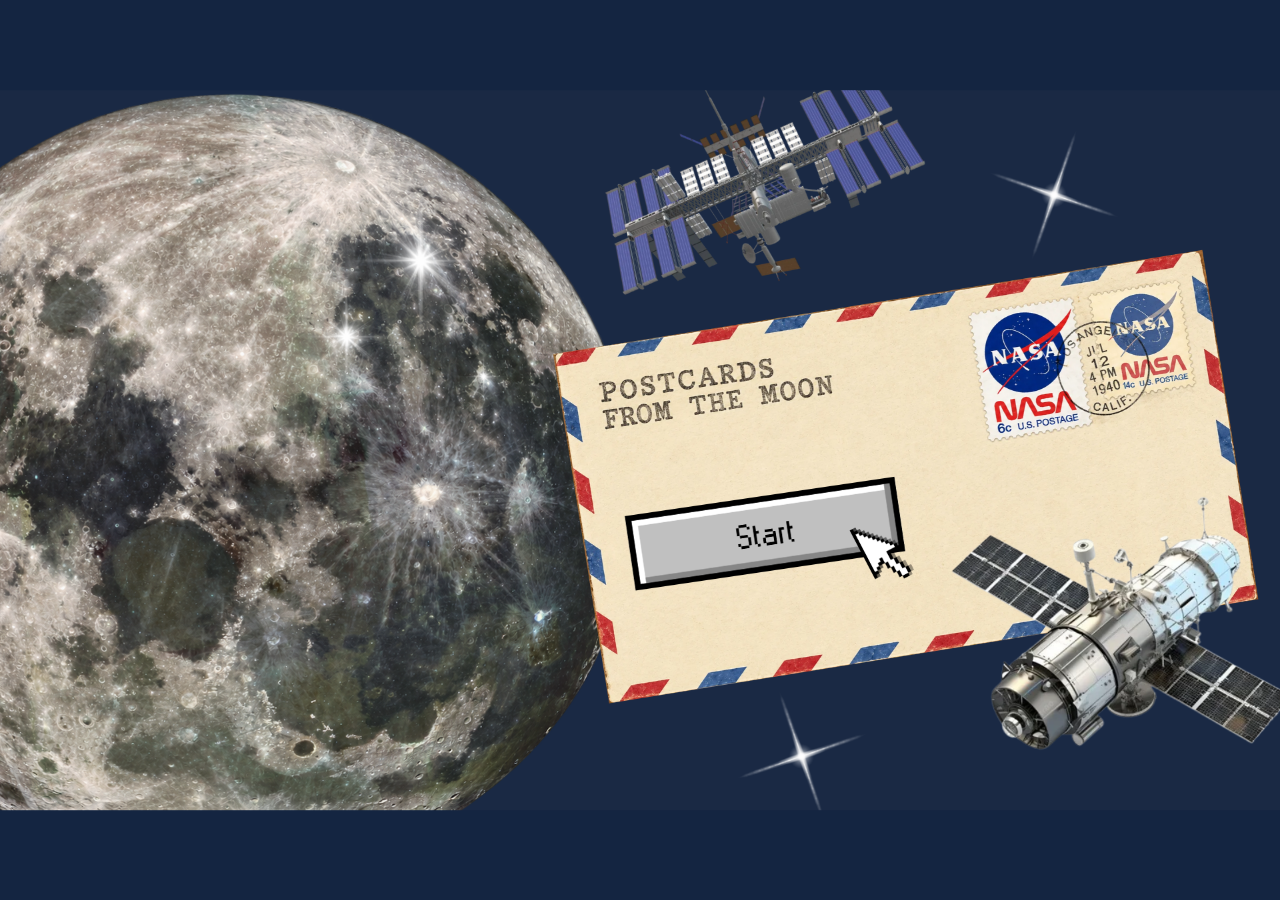
<file: index.html>
<!DOCTYPE html>
<html lang="en">
<head>
    <meta charset="UTF-8">
    <meta name="viewport" content="width=device-width, initial-scale=1.0">
    <title>Postcards from the Moon</title>

    <style>
        * {
            margin: 0;
            padding: 0;
            box-sizing: border-box;
        }

        body {
            background-color: #142541;
            overflow: hidden;
        }

        /* Main background image */
        .landing-page {
            position: absolute;
            width: min(100vw, 177.87vh);
            aspect-ratio: 1270 / 714;
            top: 50%;
            left: 50%;
            transform: translate(-50%, -50%);

            background-image: url("landing.png");
            background-size: 100% 100%;
            background-repeat: no-repeat;
        }

        /* Invisible clickable area over Start */
        .start-hotspot {
            position: absolute;

            left: 49%;
            top: 54%;
            width: 21.5%;
            height: 15.5%;

            display: block;
            cursor: pointer;
        }

        .start-hotspot:focus-visible {
            outline: 3px solid white;
            outline-offset: 4px;
        }
    </style>
</head>

<body>

    <div class="landing-page">

        <a href="second.html"
           class="start-hotspot"
           aria-label="Start exploring">
        </a>

    </div>

</body>
</html>
</file>
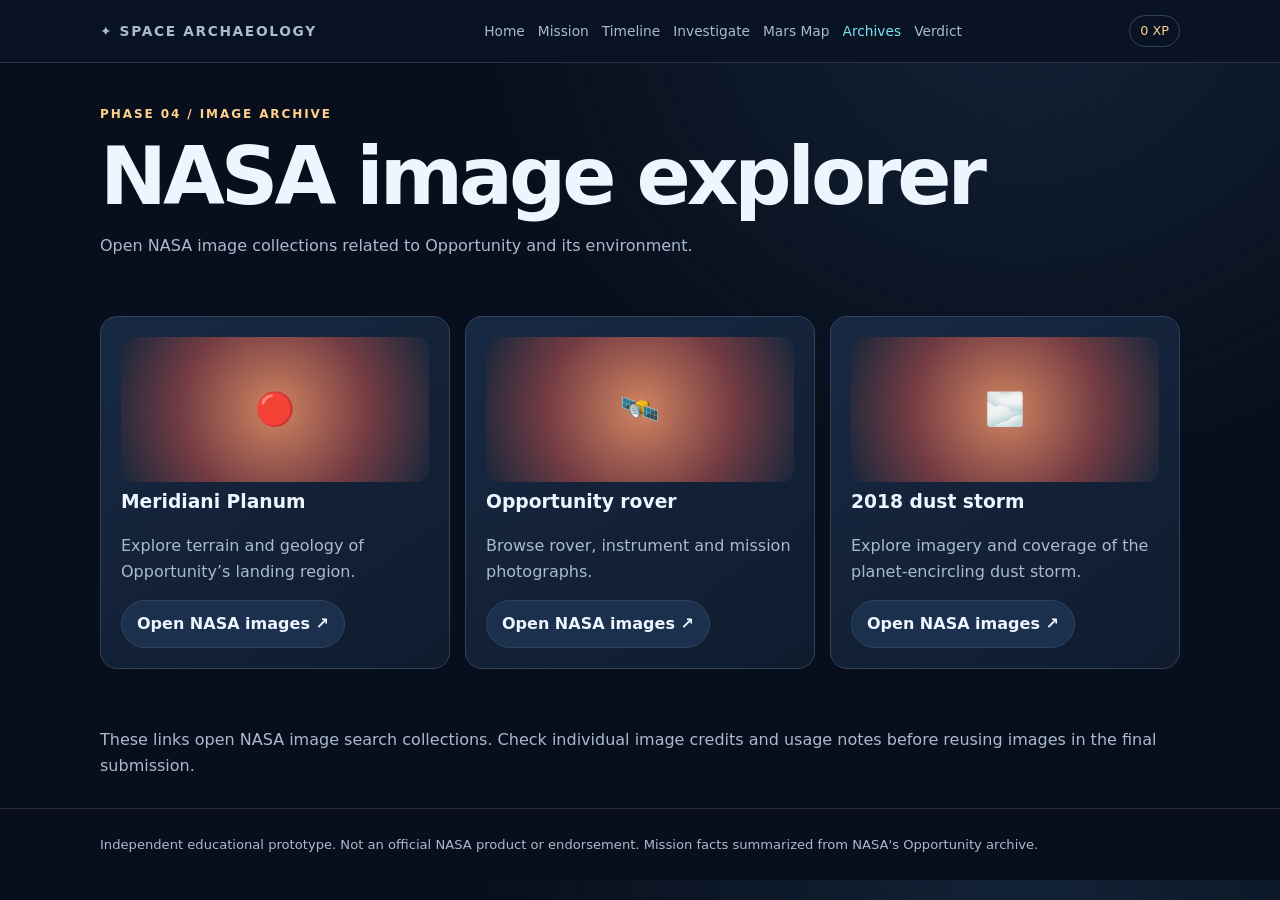
<file: archives.html>
<!doctype html><html lang="en"><head><meta charset="utf-8"><meta name="viewport" content="width=device-width,initial-scale=1"><title>NASA Image Explorer | Space Archaeology</title><link rel="stylesheet" href="style.css"></head><body><header><div class="wrap nav"><a class="brand" href="index.html">✦ SPACE ARCHAEOLOGY</a><nav class="navlinks"><a class="" href="index.html">Home</a><a class="" href="mission.html">Mission</a><a class="" href="timeline.html">Timeline</a><a class="" href="investigation.html">Investigate</a><a class="" href="map.html">Mars Map</a><a class="active" href="archives.html">Archives</a><a class="" href="verdict.html">Verdict</a></nav><span class="xp" id="xp">0 XP</span></div></header><main class="wrap"><section class="pagehead"><div class="eyebrow">PHASE 04 / IMAGE ARCHIVE</div><h1>NASA image explorer</h1><p class="lead">Open NASA image collections related to Opportunity and its environment.</p></section><section class="section gallery"><article class="card"><div class="art">🔴</div><h3>Meridiani Planum</h3><p>Explore terrain and geology of Opportunity’s landing region.</p><a class="btn" target="_blank" rel="noopener" href="https://images.nasa.gov/search?q=Opportunity%20Meridiani%20Planum">Open NASA images ↗</a></article><article class="card"><div class="art">🛰️</div><h3>Opportunity rover</h3><p>Browse rover, instrument and mission photographs.</p><a class="btn" target="_blank" rel="noopener" href="https://images.nasa.gov/search?q=Mars%20Opportunity%20rover">Open NASA images ↗</a></article><article class="card"><div class="art">🌫️</div><h3>2018 dust storm</h3><p>Explore imagery and coverage of the planet-encircling dust storm.</p><a class="btn" target="_blank" rel="noopener" href="https://images.nasa.gov/search?q=Mars%20global%20dust%20storm%202018">Open NASA images ↗</a></article></section><p>These links open NASA image search collections. Check individual image credits and usage notes before reusing images in the final submission.</p></main><footer><div class="wrap">Independent educational prototype. Not an official NASA product or endorsement. Mission facts summarized from NASA's Opportunity archive.</div></footer><script src="main.js"></script></body></html>
</file>
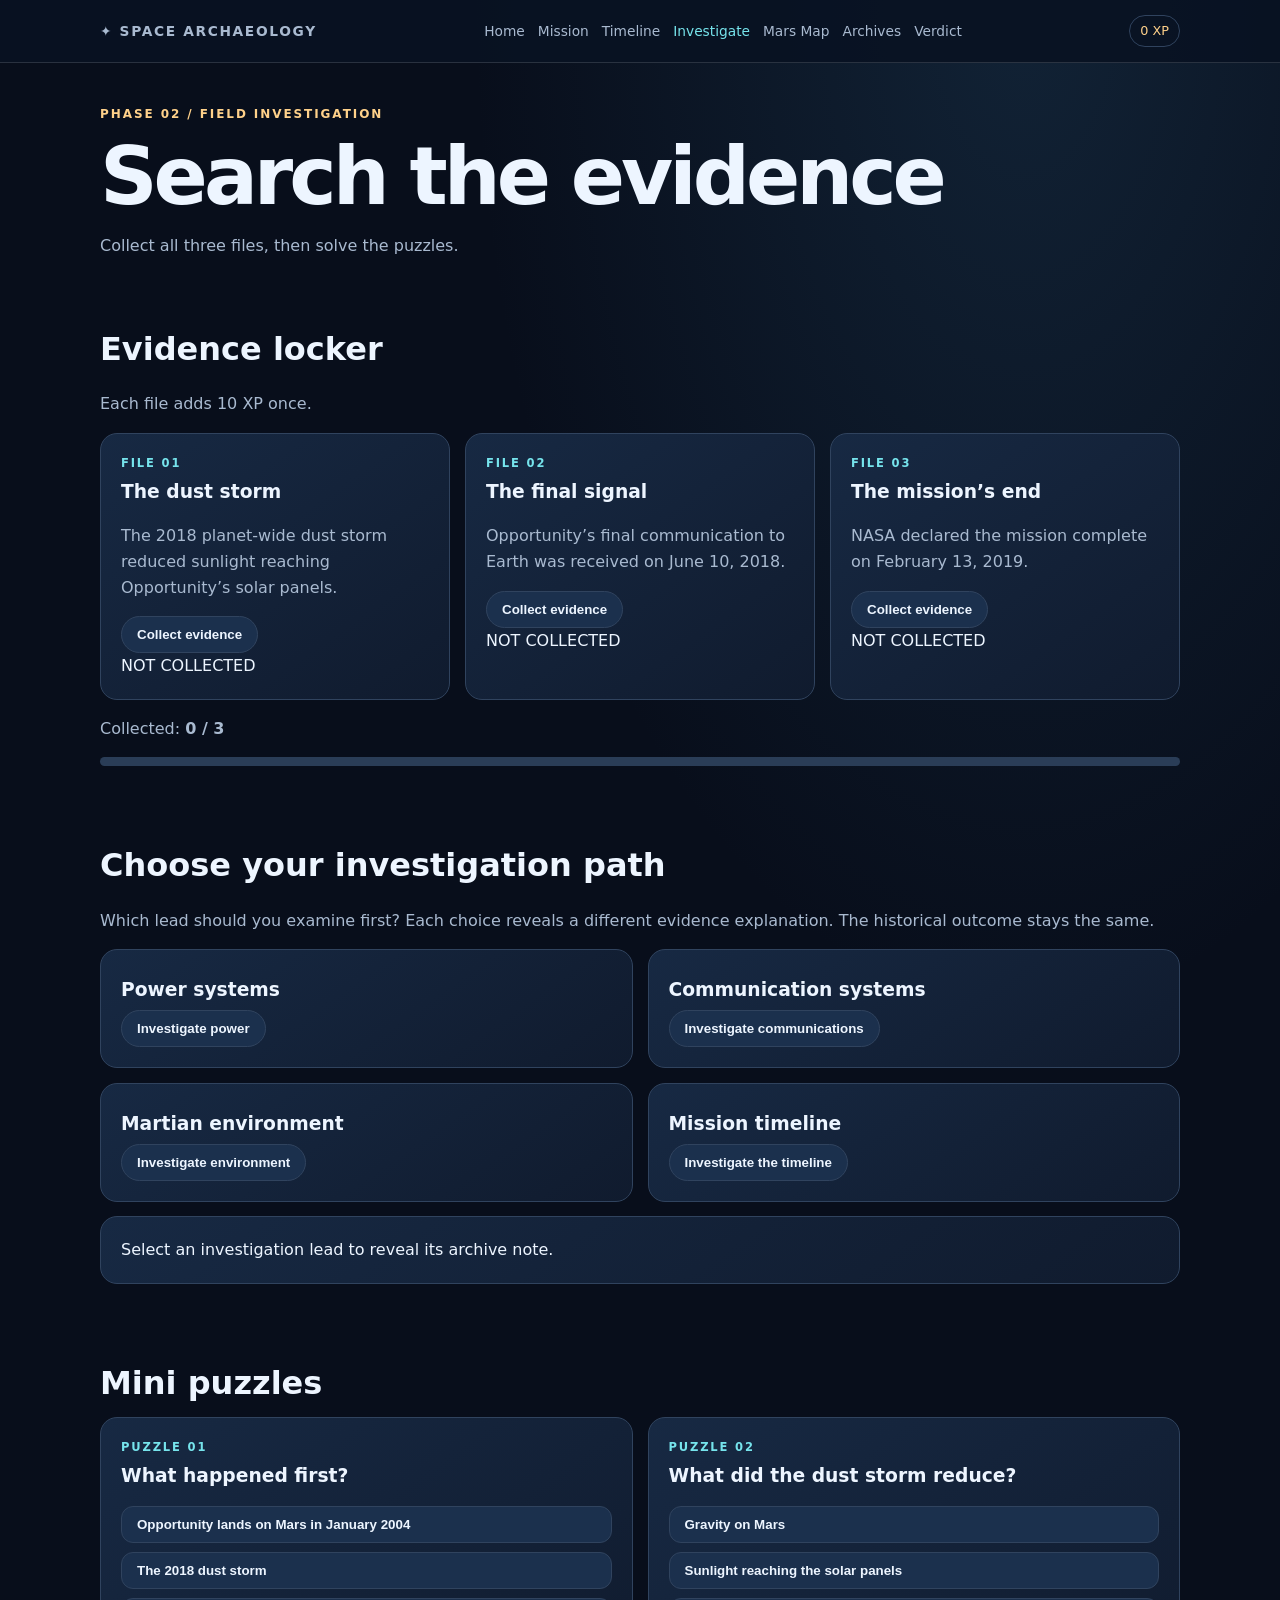
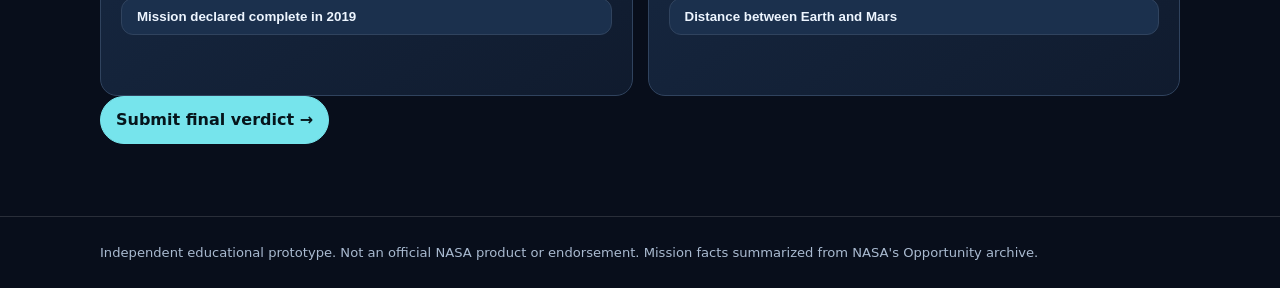
<file: investigation.html>
<!doctype html><html lang="en"><head><meta charset="utf-8"><meta name="viewport" content="width=device-width,initial-scale=1"><title>Investigation Room | Space Archaeology</title><link rel="stylesheet" href="style.css"></head><body><header><div class="wrap nav"><a class="brand" href="index.html">✦ SPACE ARCHAEOLOGY</a><nav class="navlinks"><a class="" href="index.html">Home</a><a class="" href="mission.html">Mission</a><a class="" href="timeline.html">Timeline</a><a class="active" href="investigation.html">Investigate</a><a class="" href="map.html">Mars Map</a><a class="" href="archives.html">Archives</a><a class="" href="verdict.html">Verdict</a></nav><span class="xp" id="xp">0 XP</span></div></header><main class="wrap"><section class="pagehead"><div class="eyebrow">PHASE 02 / FIELD INVESTIGATION</div><h1>Search the evidence</h1><p class="lead">Collect all three files, then solve the puzzles.</p></section><section class="section"><h2>Evidence locker</h2><p>Each file adds 10 XP once.</p><div class="grid"><article class="card" data-file="storm"><div class="kicker">FILE 01</div><h3>The dust storm</h3><p>The 2018 planet-wide dust storm reduced sunlight reaching Opportunity’s solar panels.</p><button onclick="collect('storm')">Collect evidence</button><div class="tag"></div></article><article class="card" data-file="signal"><div class="kicker">FILE 02</div><h3>The final signal</h3><p>Opportunity’s final communication to Earth was received on June 10, 2018.</p><button onclick="collect('signal')">Collect evidence</button><div class="tag"></div></article><article class="card" data-file="ending"><div class="kicker">FILE 03</div><h3>The mission’s end</h3><p>NASA declared the mission complete on February 13, 2019.</p><button onclick="collect('ending')">Collect evidence</button><div class="tag"></div></article></div><p>Collected: <strong id="count">0 / 3</strong></p><div class="bar"><i id="bar"></i></div></section><section class="section"><h2>Choose your investigation path</h2><p>Which lead should you examine first? Each choice reveals a different evidence explanation. The historical outcome stays the same.</p><div class="grid two"><article class="card"><h3>Power systems</h3><button onclick="branch('power')">Investigate power</button></article><article class="card"><h3>Communication systems</h3><button onclick="branch('comms')">Investigate communications</button></article><article class="card"><h3>Martian environment</h3><button onclick="branch('environment')">Investigate environment</button></article><article class="card"><h3>Mission timeline</h3><button onclick="branch('history')">Investigate the timeline</button></article></div><div class="card" id="branch-result" style="margin-top:14px">Select an investigation lead to reveal its archive note.</div></section>
<section class="section"><h2>Mini puzzles</h2><div class="grid two"><article class="card"><div class="kicker">PUZZLE 01</div><h3>What happened first?</h3><div class="answers"><button onclick="quiz(this,true,'p1')">Opportunity lands on Mars in January 2004</button><button onclick="quiz(this,false,'p1')">The 2018 dust storm</button><button onclick="quiz(this,false,'p1')">Mission declared complete in 2019</button></div><div class="feedback"></div></article><article class="card"><div class="kicker">PUZZLE 02</div><h3>What did the dust storm reduce?</h3><div class="answers"><button onclick="quiz(this,false,'p2')">Gravity on Mars</button><button onclick="quiz(this,true,'p2')">Sunlight reaching the solar panels</button><button onclick="quiz(this,false,'p2')">Distance between Earth and Mars</button></div><div class="feedback"></div></article></div><a class="btn primary" href="verdict.html">Submit final verdict →</a></section></main><footer><div class="wrap">Independent educational prototype. Not an official NASA product or endorsement. Mission facts summarized from NASA's Opportunity archive.</div></footer><script src="main.js"></script><script>function branch(k){const d={power:'Opportunity relied on solar panels. Dust settling in the atmosphere reduced the sunlight available to generate electrical power.',comms:'The rover sent its final communication on June 10, 2018. The team continued trying to re-establish contact after that date.',environment:'A planet-encircling dust storm darkened the Martian sky and affected the rover’s ability to receive sunlight.',history:'The rover exceeded its 90-sol planned mission by many years. NASA declared the mission complete in February 2019.'};document.getElementById('branch-result').textContent=d[k];}</script></body></html>
</file>
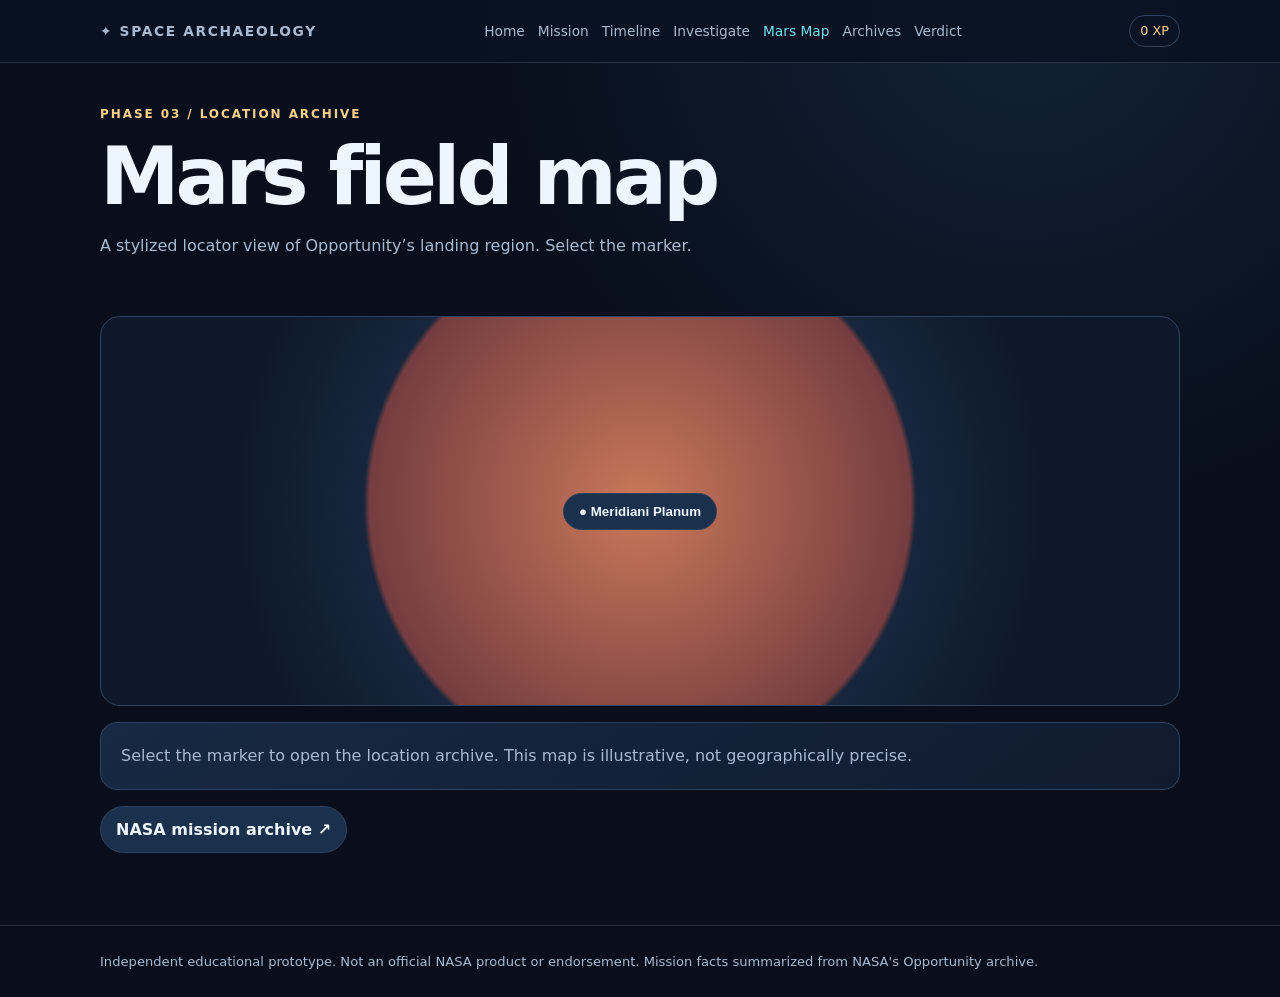
<file: map.html>
<!doctype html><html lang="en"><head><meta charset="utf-8"><meta name="viewport" content="width=device-width,initial-scale=1"><title>Mars Map | Space Archaeology</title><link rel="stylesheet" href="style.css"></head><body><header><div class="wrap nav"><a class="brand" href="index.html">✦ SPACE ARCHAEOLOGY</a><nav class="navlinks"><a class="" href="index.html">Home</a><a class="" href="mission.html">Mission</a><a class="" href="timeline.html">Timeline</a><a class="" href="investigation.html">Investigate</a><a class="active" href="map.html">Mars Map</a><a class="" href="archives.html">Archives</a><a class="" href="verdict.html">Verdict</a></nav><span class="xp" id="xp">0 XP</span></div></header><main class="wrap"><section class="pagehead"><div class="eyebrow">PHASE 03 / LOCATION ARCHIVE</div><h1>Mars field map</h1><p class="lead">A stylized locator view of Opportunity’s landing region. Select the marker.</p></section><section class="section"><div class="map"><button onclick="document.getElementById('mapnote').textContent='Meridiani Planum: Opportunity landed here in January 2004. This illustration is not a precise surface map.'">● Meridiani Planum</button></div><p class="card" id="mapnote">Select the marker to open the location archive. This map is illustrative, not geographically precise.</p><a class="btn" href="https://science.nasa.gov/mission/mer-opportunity/">NASA mission archive ↗</a></section></main><footer><div class="wrap">Independent educational prototype. Not an official NASA product or endorsement. Mission facts summarized from NASA's Opportunity archive.</div></footer><script src="main.js"></script></body></html>
</file>
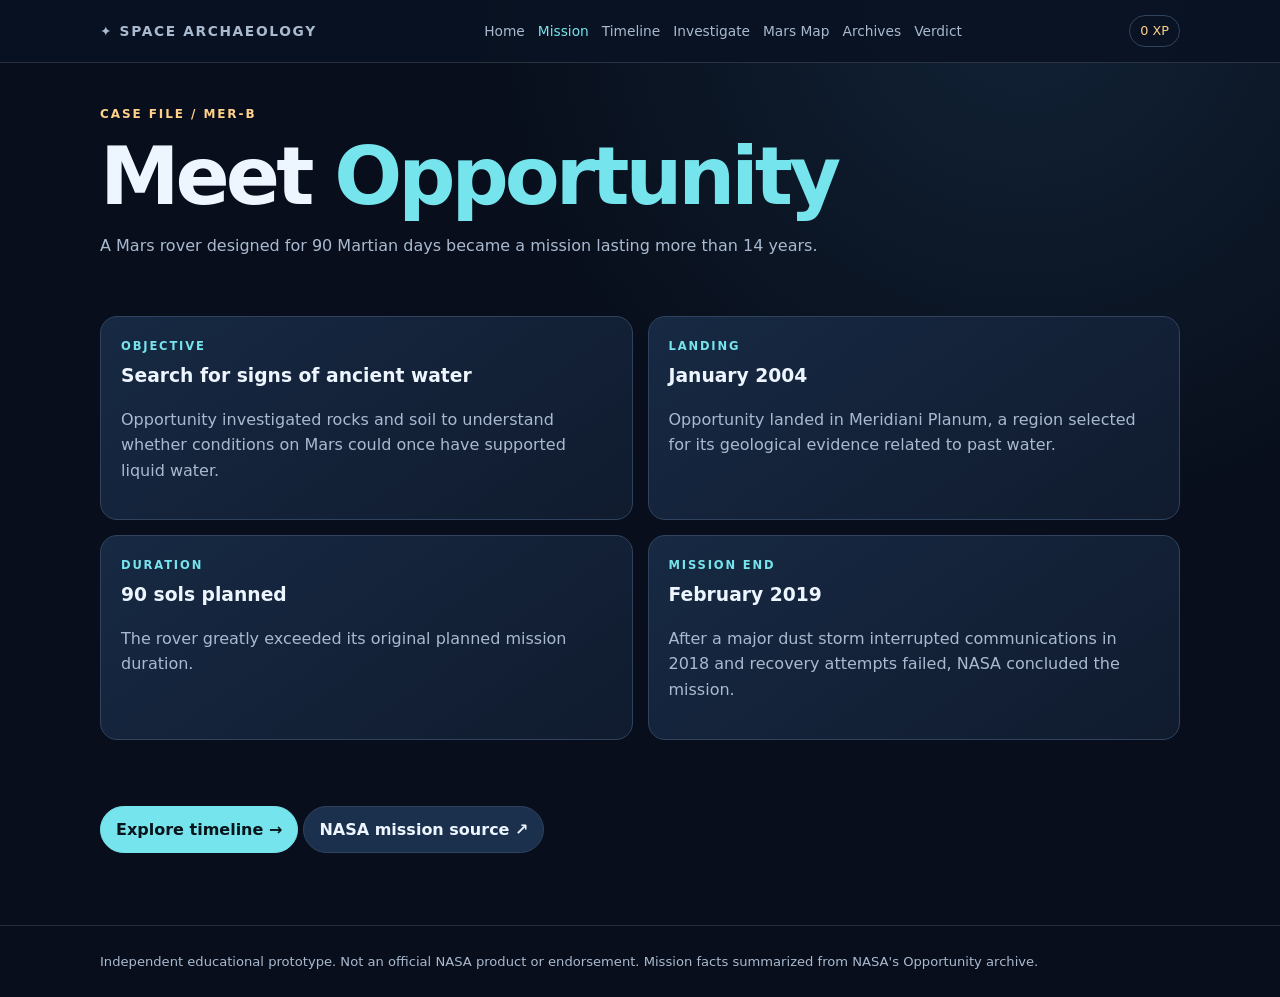
<file: mission.html>
<!doctype html><html lang="en"><head><meta charset="utf-8"><meta name="viewport" content="width=device-width,initial-scale=1"><title>Mission Briefing | Space Archaeology</title><link rel="stylesheet" href="style.css"></head><body><header><div class="wrap nav"><a class="brand" href="index.html">✦ SPACE ARCHAEOLOGY</a><nav class="navlinks"><a class="" href="index.html">Home</a><a class="active" href="mission.html">Mission</a><a class="" href="timeline.html">Timeline</a><a class="" href="investigation.html">Investigate</a><a class="" href="map.html">Mars Map</a><a class="" href="archives.html">Archives</a><a class="" href="verdict.html">Verdict</a></nav><span class="xp" id="xp">0 XP</span></div></header><main class="wrap"><section class="pagehead"><div class="eyebrow">CASE FILE / MER-B</div><h1>Meet <span>Opportunity</span></h1><p class="lead">A Mars rover designed for 90 Martian days became a mission lasting more than 14 years.</p></section><section class="section grid two"><article class="card"><div class="kicker">OBJECTIVE</div><h3>Search for signs of ancient water</h3><p>Opportunity investigated rocks and soil to understand whether conditions on Mars could once have supported liquid water.</p></article><article class="card"><div class="kicker">LANDING</div><h3>January 2004</h3><p>Opportunity landed in Meridiani Planum, a region selected for its geological evidence related to past water.</p></article><article class="card"><div class="kicker">DURATION</div><h3>90 sols planned</h3><p>The rover greatly exceeded its original planned mission duration.</p></article><article class="card"><div class="kicker">MISSION END</div><h3>February 2019</h3><p>After a major dust storm interrupted communications in 2018 and recovery attempts failed, NASA concluded the mission.</p></article></section><section class="section"><a class="btn primary" href="timeline.html">Explore timeline →</a> <a class="btn" target="_blank" href="https://science.nasa.gov/mission/mer-opportunity/">NASA mission source ↗</a></section></main><footer><div class="wrap">Independent educational prototype. Not an official NASA product or endorsement. Mission facts summarized from NASA's Opportunity archive.</div></footer><script src="main.js"></script></body></html>
</file>
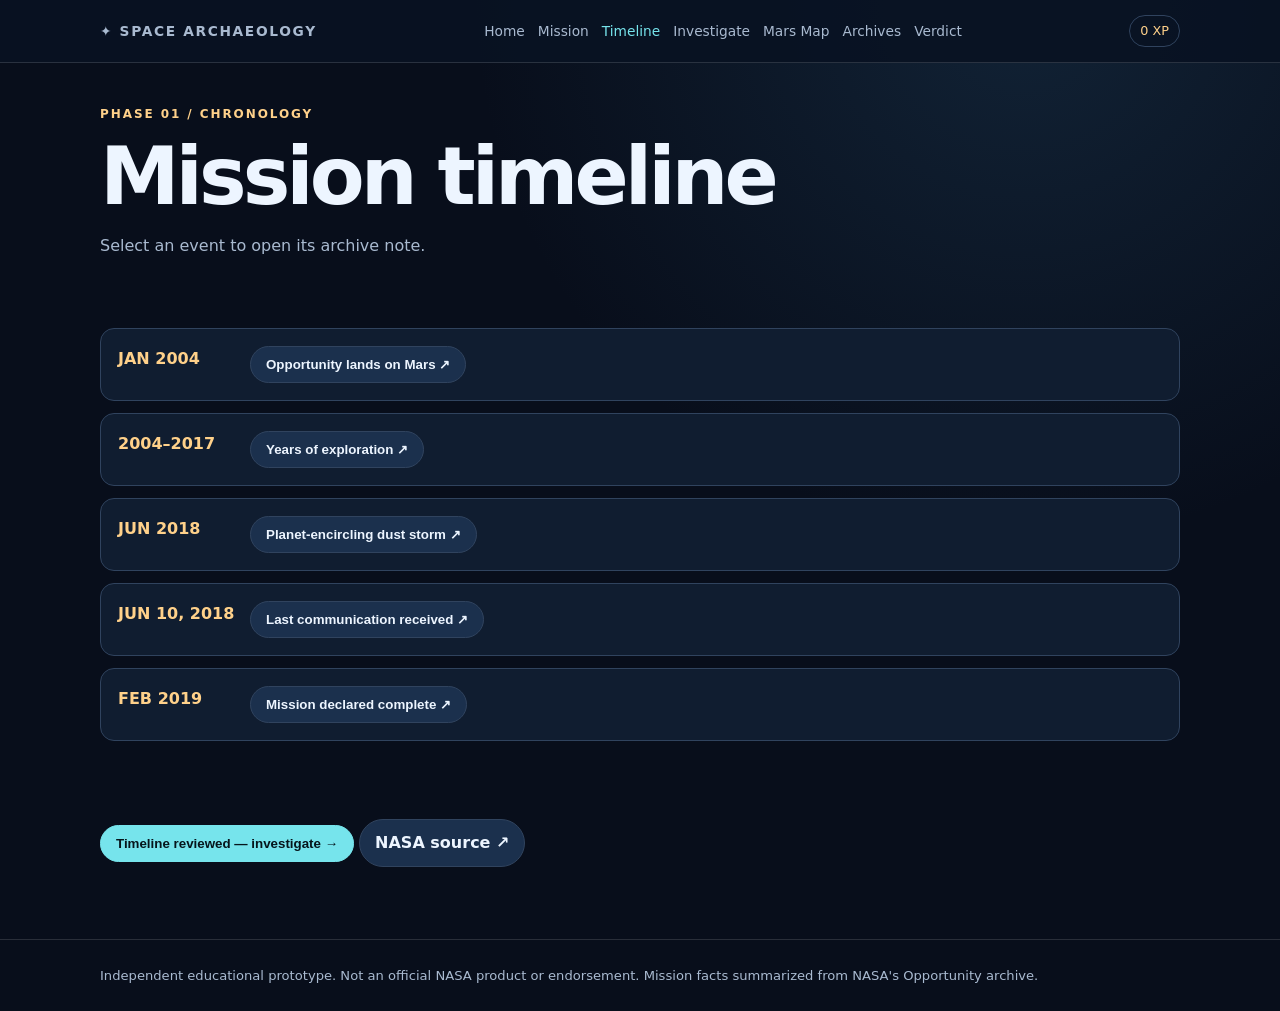
<file: timeline.html>
<!doctype html><html lang="en"><head><meta charset="utf-8"><meta name="viewport" content="width=device-width,initial-scale=1"><title>Mission Timeline | Space Archaeology</title><link rel="stylesheet" href="style.css"></head><body><header><div class="wrap nav"><a class="brand" href="index.html">✦ SPACE ARCHAEOLOGY</a><nav class="navlinks"><a class="" href="index.html">Home</a><a class="" href="mission.html">Mission</a><a class="active" href="timeline.html">Timeline</a><a class="" href="investigation.html">Investigate</a><a class="" href="map.html">Mars Map</a><a class="" href="archives.html">Archives</a><a class="" href="verdict.html">Verdict</a></nav><span class="xp" id="xp">0 XP</span></div></header><main class="wrap"><section class="pagehead"><div class="eyebrow">PHASE 01 / CHRONOLOGY</div><h1>Mission timeline</h1><p class="lead">Select an event to open its archive note.</p></section><section class="section"><div class="event"><div class="year">JAN 2004</div><div><button onclick="this.parentElement.parentElement.classList.toggle('open')">Opportunity lands on Mars ↗</button><div class="detail">Opportunity lands in Meridiani Planum, beginning a mission planned to last 90 sols.</div></div></div><div class="event"><div class="year">2004–2017</div><div><button onclick="this.parentElement.parentElement.classList.toggle('open')">Years of exploration ↗</button><div class="detail">The rover studies Martian rocks and soil and greatly exceeds its planned mission duration.</div></div></div><div class="event"><div class="year">JUN 2018</div><div><button onclick="this.parentElement.parentElement.classList.toggle('open')">Planet-encircling dust storm ↗</button><div class="detail">A major dust storm darkens the sky and reduces sunlight reaching the rover’s solar panels.</div></div></div><div class="event"><div class="year">JUN 10, 2018</div><div><button onclick="this.parentElement.parentElement.classList.toggle('open')">Last communication received ↗</button><div class="detail">Opportunity sends its final communication to Earth.</div></div></div><div class="event"><div class="year">FEB 2019</div><div><button onclick="this.parentElement.parentElement.classList.toggle('open')">Mission declared complete ↗</button><div class="detail">NASA concludes the mission after attempts to re-establish contact.</div></div></div></section><section class="section"><button class="btn primary" onclick="let s=JSON.parse(localStorage.getItem('spaceArchaeologyV2')||'{}');s.timeline=true;s.xp=(s.xp||0)+5;localStorage.setItem('spaceArchaeologyV2',JSON.stringify(s));location.href='investigation.html'">Timeline reviewed — investigate →</button> <a class="btn" href="https://science.nasa.gov/mission/mer-opportunity/">NASA source ↗</a></section></main><footer><div class="wrap">Independent educational prototype. Not an official NASA product or endorsement. Mission facts summarized from NASA's Opportunity archive.</div></footer><script src="main.js"></script></body></html>
</file>
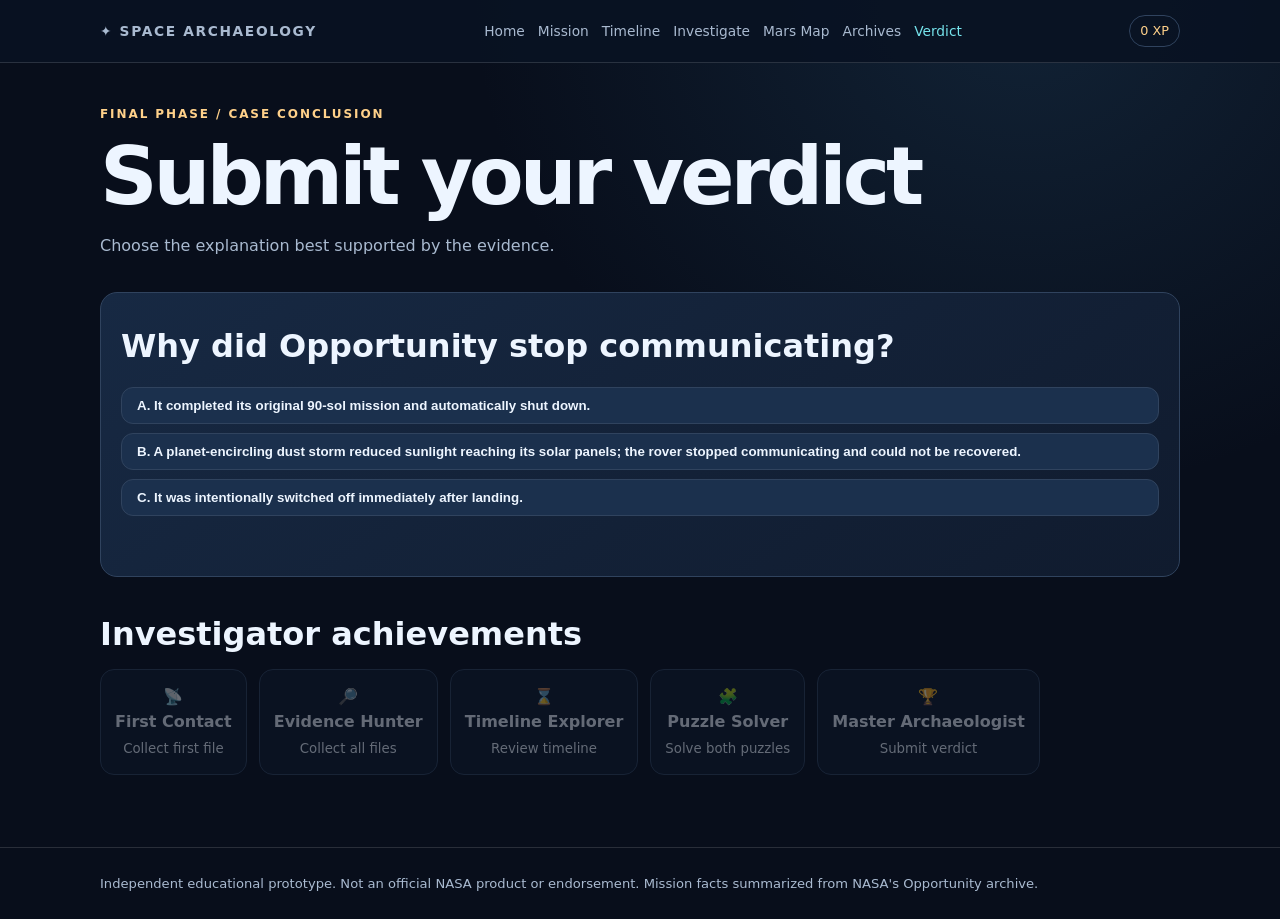
<file: verdict.html>
<!doctype html><html lang="en"><head><meta charset="utf-8"><meta name="viewport" content="width=device-width,initial-scale=1"><title>Final Verdict | Space Archaeology</title><link rel="stylesheet" href="style.css"></head><body><header><div class="wrap nav"><a class="brand" href="index.html">✦ SPACE ARCHAEOLOGY</a><nav class="navlinks"><a class="" href="index.html">Home</a><a class="" href="mission.html">Mission</a><a class="" href="timeline.html">Timeline</a><a class="" href="investigation.html">Investigate</a><a class="" href="map.html">Mars Map</a><a class="" href="archives.html">Archives</a><a class="active" href="verdict.html">Verdict</a></nav><span class="xp" id="xp">0 XP</span></div></header><main class="wrap"><section class="pagehead"><div class="eyebrow">FINAL PHASE / CASE CONCLUSION</div><h1>Submit your verdict</h1><p class="lead">Choose the explanation best supported by the evidence.</p></section><section class="section card"><h2>Why did Opportunity stop communicating?</h2><div class="answers" id="verdict"><button onclick="finish(this,false)">A. It completed its original 90-sol mission and automatically shut down.</button><button onclick="finish(this,true)">B. A planet-encircling dust storm reduced sunlight reaching its solar panels; the rover stopped communicating and could not be recovered.</button><button onclick="finish(this,false)">C. It was intentionally switched off immediately after landing.</button></div><div class="feedback" id="vf"></div><div id="report" style="display:none"><h2>✓ Case concluded</h2><p>Opportunity was designed for 90 sols but operated for more than 14 years. A major dust storm in 2018 reduced sunlight reaching its solar panels. After its final communication on June 10, 2018 and months of recovery attempts, NASA declared the mission complete on February 13, 2019.</p><a class="btn" target="_blank" href="https://science.nasa.gov/mission/mer-opportunity/">NASA mission source ↗</a></div></section><section class="section"><h2>Investigator achievements</h2><div class="badgegrid"><div class="badgecard" data-badge="first">📡<b>First Contact</b><small>Collect first file</small></div><div class="badgecard" data-badge="all">🔎<b>Evidence Hunter</b><small>Collect all files</small></div><div class="badgecard" data-badge="time">⌛<b>Timeline Explorer</b><small>Review timeline</small></div><div class="badgecard" data-badge="puzzle">🧩<b>Puzzle Solver</b><small>Solve both puzzles</small></div><div class="badgecard" data-badge="master">🏆<b>Master Archaeologist</b><small>Submit verdict</small></div></div></section><script>function finish(b,ok){let s=state(),f=document.getElementById('vf');if(ok){b.classList.add('correct');f.textContent='Your conclusion matches the historical evidence.';if(!s.verdict){s.verdict=true;s.xp+=50;save(s)}document.getElementById('report').style.display='block'}else{b.classList.add('wrong');f.textContent='That conclusion is not supported. Try again.';let r=document.createElement('button');r.textContent='Try another answer';r.onclick=()=>{document.querySelectorAll('#verdict button').forEach(x=>{x.disabled=false;x.classList.remove('wrong','correct')});f.textContent='';r.remove()};f.append(' ',r)}document.querySelectorAll('#verdict button').forEach(x=>x.disabled=true);render()}</script></main><footer><div class="wrap">Independent educational prototype. Not an official NASA product or endorsement. Mission facts summarized from NASA's Opportunity archive.</div></footer><script src="main.js"></script></body></html>
</file>
<file: style.css>
:root{--bg:#080e1b;--panel:#14223a;--line:#30435e;--ink:#edf5ff;--muted:#a9bad0;--cyan:#76e4ec;--gold:#ffd18a;--green:#8de2b5}*{box-sizing:border-box}body{margin:0;background:radial-gradient(ellipse at 80% 0%,#244b6a55,transparent 38%),var(--bg);color:var(--ink);font:16px/1.6 system-ui,sans-serif}.wrap{width:min(1080px,92vw);margin:auto}header{position:sticky;top:0;background:#091323ee;border-bottom:1px solid #ffffff22;z-index:5}.nav{display:flex;align-items:center;justify-content:space-between;gap:16px;padding:15px 0;flex-wrap:wrap}.brand{color:var(--cyan);font-weight:800;letter-spacing:.12em}.navlinks{display:flex;gap:13px;flex-wrap:wrap}.nav a{color:var(--muted);text-decoration:none;font-size:.86rem}.nav a:hover,.nav a.active{color:var(--cyan)}.xp{font-size:.8rem;color:var(--gold);border:1px solid var(--line);padding:5px 10px;border-radius:30px}.hero{padding:62px 0;display:grid;grid-template-columns:1.1fr .9fr;gap:30px;align-items:center}.eyebrow,.kicker{color:var(--gold);font-size:.75rem;letter-spacing:.16em;font-weight:800}h1{font-size:clamp(2.5rem,7vw,5rem);line-height:1;margin:12px 0;letter-spacing:-.05em}h1 span{color:var(--cyan)}h2{font-size:2rem;margin:8px 0}.lead,p{color:var(--muted)}.planet{height:300px;border:1px solid var(--line);border-radius:24px;display:grid;place-items:center;background:linear-gradient(145deg,#1b3858,#0b1525);position:relative}.mars{height:205px;width:205px;border-radius:50%;background:radial-gradient(circle at 30% 25%,#f2bd8c,#c66b50 40%,#763a3d 75%,#35273a);box-shadow:inset -25px -20px 35px #0009,0 0 65px #d67b6033}.planet:after{content:'MARS · FIELD ARCHIVE';position:absolute;bottom:15px;left:17px;color:var(--muted);font-size:.72rem;letter-spacing:.13em}.section{padding:24px 0 42px}.grid{display:grid;grid-template-columns:repeat(3,1fr);gap:15px}.two{grid-template-columns:repeat(2,1fr)}.card{background:linear-gradient(145deg,#172943,#101b2e);border:1px solid var(--line);border-radius:17px;padding:20px}.card h3{margin:5px 0}.kicker{color:var(--cyan);font-size:.72rem}.btn,button{display:inline-block;border:1px solid var(--line);background:#1b304d;color:var(--ink);padding:10px 15px;border-radius:30px;text-decoration:none;font-weight:700;cursor:pointer}.btn.primary{background:var(--cyan);color:#06151b;border-color:var(--cyan)}.statrow{display:grid;grid-template-columns:repeat(3,1fr);gap:12px}.stat{padding:16px;background:#0d192b;border:1px solid var(--line);border-radius:14px}.stat strong{display:block;font-size:1.8rem;color:var(--cyan)}.stat small{color:var(--muted)}.bar{height:9px;background:#2a3d57;border-radius:20px;overflow:hidden}.bar i{display:block;height:100%;width:0;background:linear-gradient(90deg,var(--cyan),var(--green))}.pagehead{padding:42px 0 18px}.event{padding:17px;border:1px solid var(--line);border-radius:14px;background:#101d30;margin:12px 0;display:grid;grid-template-columns:120px 1fr;gap:12px}.year{color:var(--gold);font-weight:800}.detail{display:none;color:var(--muted);padding-top:8px}.event.open .detail{display:block}.answers{display:grid;gap:9px;margin:15px 0}.answers button{text-align:left;border-radius:12px}.correct{border-color:var(--green)!important;background:#8de2b522!important}.wrong{border-color:#ff9f9f!important}.feedback{min-height:25px;color:var(--muted)}.badgegrid{display:flex;gap:12px;flex-wrap:wrap}.badgecard{border:1px solid var(--line);background:#0d192b;padding:14px;border-radius:14px;text-align:center;opacity:.4;min-width:130px}.badgecard.unlocked{opacity:1;border-color:var(--green)}.badgecard b{display:block}.map{height:390px;border:1px solid var(--line);border-radius:20px;background:radial-gradient(circle at 50% 48%,#c97859,#753d40 47%,#17263c 48%,#0d192b 70%);position:relative;display:grid;place-items:center}.gallery{display:grid;grid-template-columns:repeat(3,1fr);gap:15px}.art{height:145px;border-radius:12px;background:radial-gradient(circle at 50%,#d18461,#743c43 55%,#17263b);display:grid;place-items:center;font-size:2rem}footer{border-top:1px solid #ffffff22;padding:25px 0;color:var(--muted);font-size:.82rem;margin-top:30px}@media(max-width:750px){.hero{grid-template-columns:1fr;padding:40px 0}.grid,.two,.gallery{grid-template-columns:1fr}.event{grid-template-columns:1fr}.navlinks{gap:8px}.planet{height:240px}}
</file>
